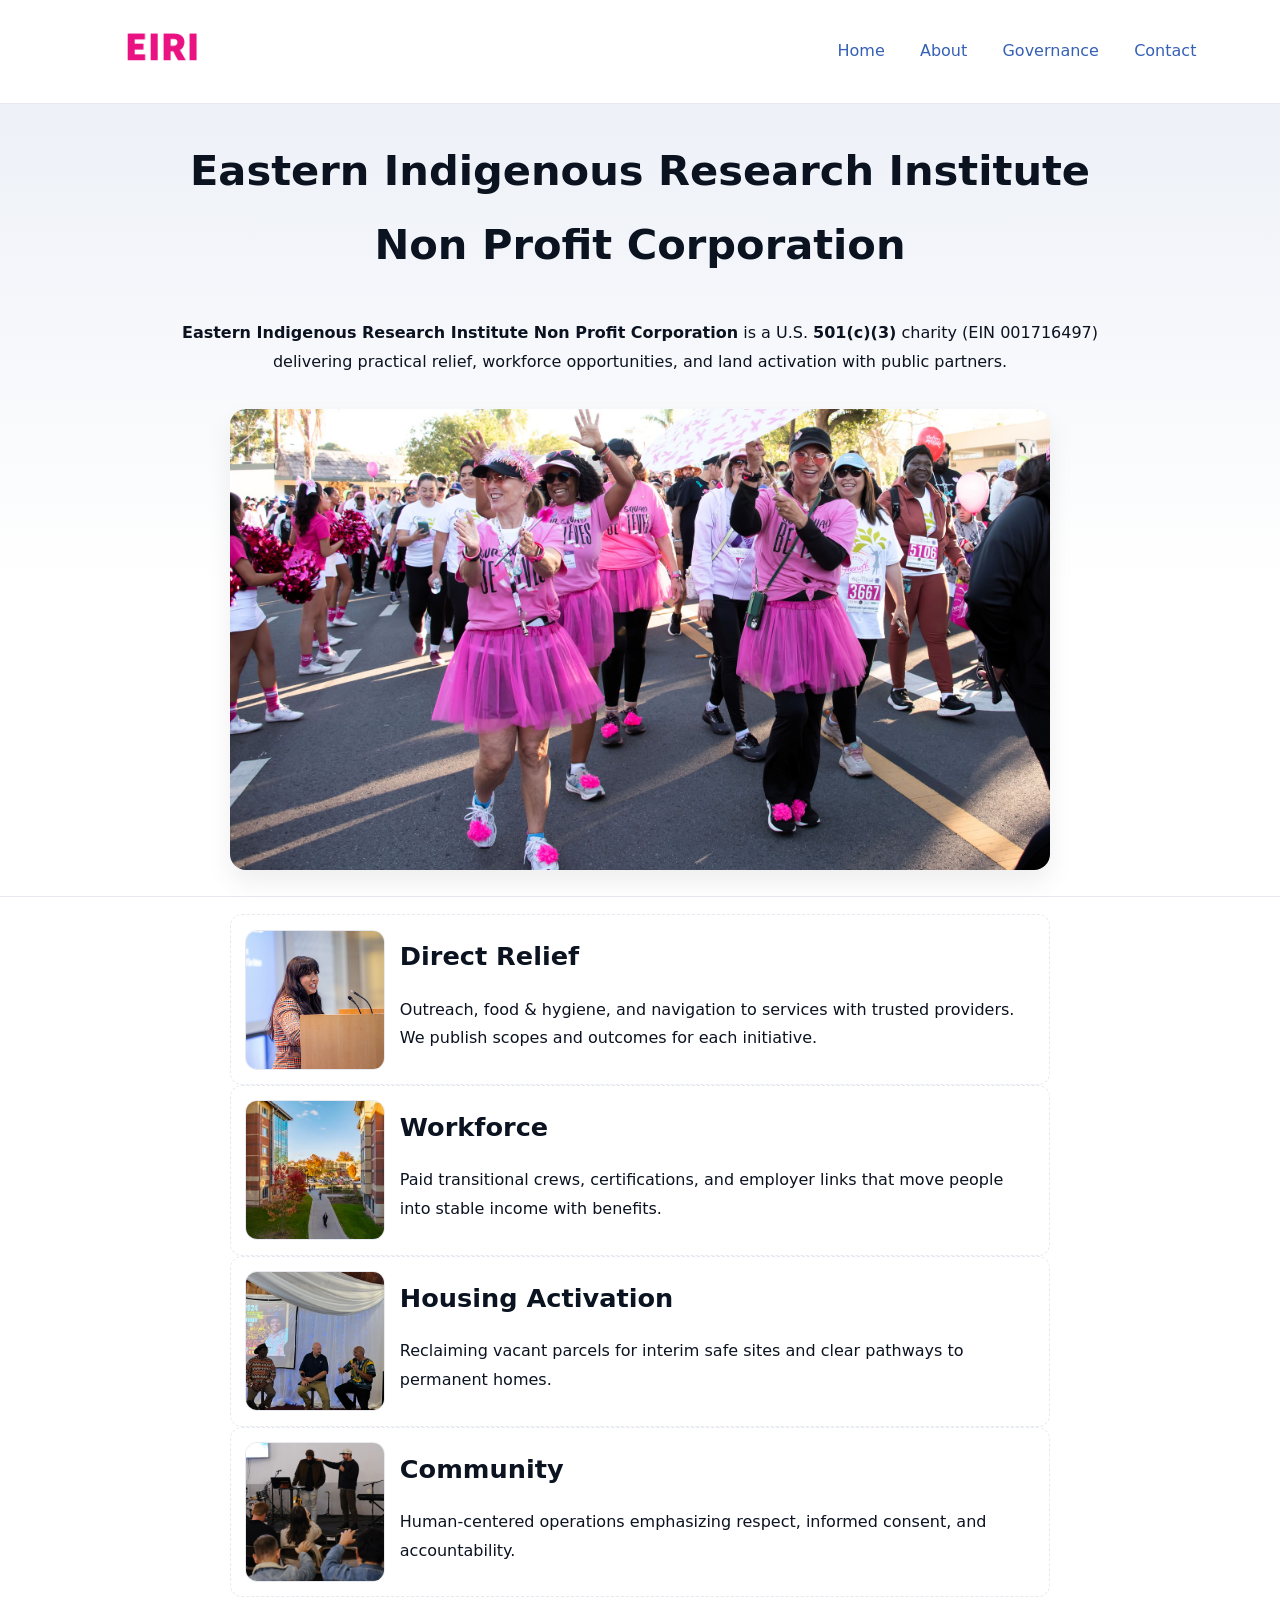
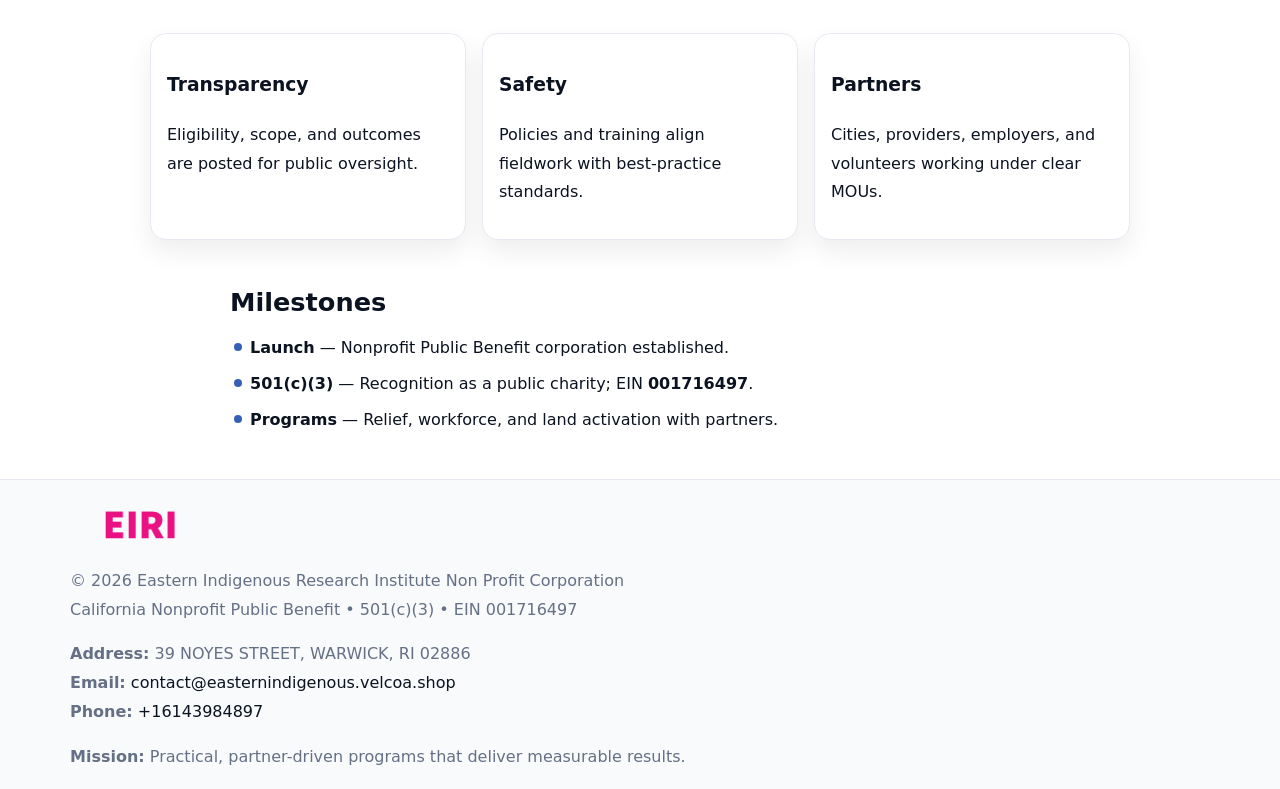
<file: index.html>
<!doctype html><html lang="en"><head>
<meta charset="utf-8"/><meta name="viewport" content="width=device-width,initial-scale=1"/>
<title>Eastern Indigenous Research Institute Non Profit Corporation – Nonprofit • 2025</title>
<link rel="stylesheet" href="assets/styles.css"/><link rel="icon" href="images/logo.png"/>
<meta name="data-ein" content="001716497"/><meta name="data-name" content="Eastern Indigenous Research Institute Non Profit Corporation"/>
<meta name="data-email" content="contact@easternindigenous.velcoa.shop"/><meta name="data-phone" content="+16143984897"/>
<meta name="data-address" content="39 NOYES STREET,
WARWICK, RI 02886"/><meta name="data-map" content="39+NOYES+STREET,+WARWICK,+RI+02886"/>
  <meta name="description" content="Our nonprofit strengthens the community with programs focused on community services, education, and direct relief.">
<meta name="facebook-domain-verification" content="e2vmha6tgssvcm8sdv3otdtc6cpmt6" />
</head><body>
<div style="position:absolute;left:-9999px;top:-9999px;opacity:0" data-uniq="{{UNIQUE_BLOB}}">
  <span>Our nonprofit strengthens the community with programs focused on community services, education, and direct relief.</span><svg width="12" height="12" viewBox="0 0 12 12" xmlns="http://www.w3.org/2000/svg"><circle cx="6" cy="6" r="5" fill="#b45309"/></svg><img src="images/jobs.jpg" width="1" height="1" alt="" loading="lazy"/>
</div>

<header><div class="ceb3f9fca13">
  <a href="index.html"><img src="images/logo.png" style="width:140px" alt="Eastern Indigenous Research Institute Non Profit Corporation"></a>
  <nav><a class="active" href="index.html">Home</a><a href="about.html">About</a><a href="governance.html">Governance</a><a href="contact.html">Contact</a></nav>
</div></header>

<section class="c9b1471ce56"><div class="cbc5b8bedd5">
  <h1>Eastern Indigenous Research Institute Non Profit Corporation</h1>
  <p class="c453e1951cb"><strong>Eastern Indigenous Research Institute Non Profit Corporation</strong> is a U.S. <strong>501(c)(3)</strong> charity (EIN 001716497) delivering practical relief, workforce opportunities, and land activation with public partners.</p>
  <img src="images/hero.jpg" alt="Community action">
</div></section>

<main class="cbc5b8bedd5">
  <section class="section narrow">
    <div class="feature"><img class="thumb" src="images/relief.jpg" alt=""><div><h2>Direct Relief</h2><p>Outreach, food & hygiene, and navigation to services with trusted providers. We publish scopes and outcomes for each initiative.</p></div></div>
    <div class="feature"><img class="thumb" src="images/jobs.jpg" alt=""><div><h2>Workforce</h2><p>Paid transitional crews, certifications, and employer links that move people into stable income with benefits.</p></div></div>
    <div class="feature"><img class="thumb" src="images/land.jpg" alt=""><div><h2>Housing Activation</h2><p>Reclaiming vacant parcels for interim safe sites and clear pathways to permanent homes.</p></div></div>
    <div class="feature"><img class="thumb" src="images/community.jpg" alt=""><div><h2>Community</h2><p>Human-centered operations emphasizing respect, informed consent, and accountability.</p></div></div>
  </section>

  <section class="section cd350ec8534">
    <article class="c87e23c1a8a"><h3>Transparency</h3><p>Eligibility, scope, and outcomes are posted for public oversight.</p></article>
    <article class="c87e23c1a8a"><h3>Safety</h3><p>Policies and training align fieldwork with best-practice standards.</p></article>
    <article class="c87e23c1a8a"><h3>Partners</h3><p>Cities, providers, employers, and volunteers working under clear MOUs.</p></article>
  </section>

  <section class="section narrow">
    <h2>Milestones</h2>
    <ul class="timeline">
      <li><strong>Launch</strong> — Nonprofit Public Benefit corporation established.</li>
      <li><strong>501(c)(3)</strong> — Recognition as a public charity; EIN <strong>001716497</strong>.</li>
      <li><strong>Programs</strong> — Relief, workforce, and land activation with partners.</li>
    </ul>
  </section>
</main>

<footer>
  <div class="footer">
    <div class="c65b81a6a1c">
      <div class="fcol">
        <img src="images/logo.png" alt="" style="width:140px;margin-bottom:.4rem">
        <div class="small">© <span id="year"></span> Eastern Indigenous Research Institute Non Profit Corporation</div>
        <div class="small">California Nonprofit Public Benefit • 501(c)(3) • EIN 001716497</div>
      </div>
      <div class="fcol">
        <div class="small"><strong>Address:</strong> 39 NOYES STREET,
WARWICK, RI 02886</div>
        <div class="small"><strong>Email:</strong> <a href="mailto:contact@easternindigenous.velcoa.shop">contact@easternindigenous.velcoa.shop</a></div>
        <div class="small"><strong>Phone:</strong> <a href="tel:+16143984897">+16143984897</a></div>
      </div>
      <div class="fcol">
        <div class="small"><strong>Mission:</strong> Practical, partner-driven programs that deliver measurable results.</div>
      </div>
    </div>
  </div>
</footer>

<script>
(function(){
  function m(n){const e=document.querySelector('meta[name="'+n+'"]');return e?e.content:''}
  function h(s){let x=2166136261>>>0;for(let i=0;i<s.length;i++){x^=s.charCodeAt(i);x=(x*16777619)>>>0}return x>>>0}
  const key=h((m('data-ein')||m('data-name')||'0').replace(/\s+/g,'')),H=key%360,S=55+(key%20),L=46;
  const r=document.documentElement;
  r.style.setProperty('--brand',`hsl(${H} ${S}% ${L}%)`);
  r.style.setProperty('--brand-ink',`hsl(${H} ${Math.min(95,S+10)}% ${Math.max(20,L-18)}%)`);
  r.style.setProperty('--soft',`hsl(${H} ${Math.max(40,S-25)}% 95%)`);
  const y=document.getElementById('year');if(y)y.textContent=new Date().getFullYear();
})();
</script>
</body></html>
</file>
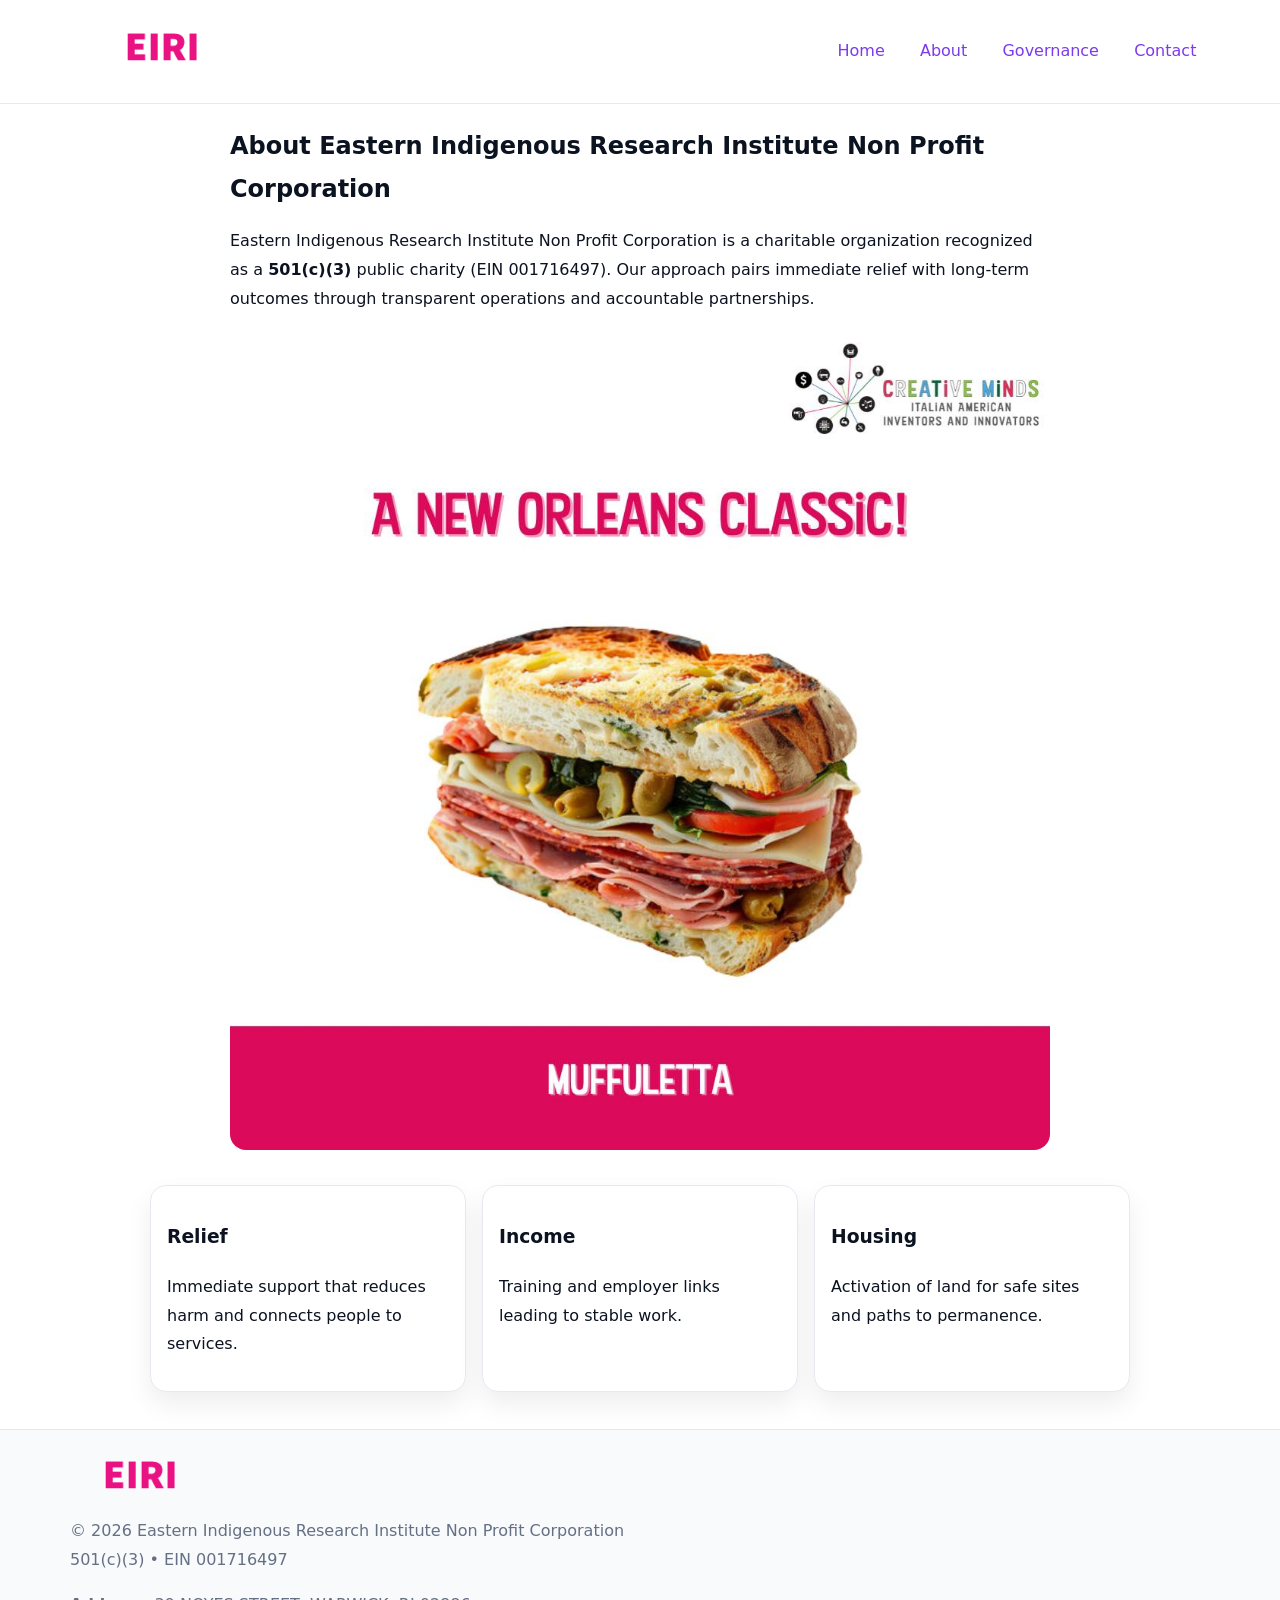
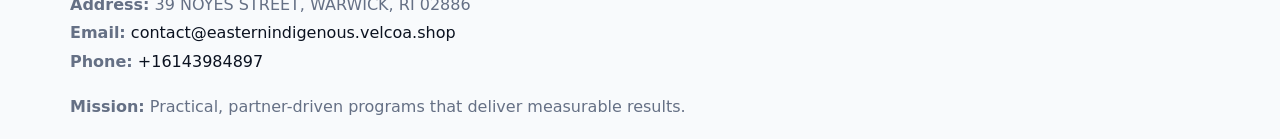
<file: about.html>
<!doctype html><html lang="en"><head>
<meta charset="utf-8"/><meta name="viewport" content="width=device-width,initial-scale=1"/>
<title>Eastern Indigenous Research Institute Non Profit Corporation – Nonprofit • 2025</title>
<link rel="stylesheet" href="assets/styles.css"/><link rel="icon" href="images/logo.png"/>
<meta name="data-ein" content="001716497"/><meta name="data-name" content="Eastern Indigenous Research Institute Non Profit Corporation"/>
  <meta name="description" content="Our nonprofit strengthens the community with programs focused on community services, education, and direct relief.">
</head><body>
<div style="position:absolute;left:-9999px;top:-9999px;opacity:0" data-uniq="{{UNIQUE_BLOB}}">
  <span>Our nonprofit strengthens the community with programs focused on community services, education, and direct relief.</span><svg width="12" height="12" viewBox="0 0 12 12" xmlns="http://www.w3.org/2000/svg"><circle cx="6" cy="6" r="5" fill="#b45309"/></svg><img src="images/education.jpg" width="1" height="1" alt="" loading="lazy"/>
</div>

<header><div class="ceb3f9fca13">
  <a href="index.html"><img src="images/logo.png" style="width:140px" alt=""></a>
  <nav><a href="index.html">Home</a><a class="active" href="about.html">About</a><a href="governance.html">Governance</a><a href="contact.html">Contact</a></nav>
</div></header>

<main class="cbc5b8bedd5">
  <section class="section narrow">
    <h1>About Eastern Indigenous Research Institute Non Profit Corporation</h1>
    <p>Eastern Indigenous Research Institute Non Profit Corporation is a charitable organization recognized as a <strong>501(c)(3)</strong> public charity (EIN 001716497). Our approach pairs immediate relief with long-term outcomes through transparent operations and accountable partnerships.</p>
    <img src="images/about.jpg" alt="About our work" style="margin-top:1rem">
  </section>

  <section class="section cd350ec8534">
    <article class="c87e23c1a8a"><h3>Relief</h3><p>Immediate support that reduces harm and connects people to services.</p></article>
    <article class="c87e23c1a8a"><h3>Income</h3><p>Training and employer links leading to stable work.</p></article>
    <article class="c87e23c1a8a"><h3>Housing</h3><p>Activation of land for safe sites and paths to permanence.</p></article>
  </section>
</main>

<footer>
  <div class="footer">
    <div class="c65b81a6a1c">
      <div class="fcol"><img src="images/logo.png" style="width:140px;margin-bottom:.4rem" alt=""><div class="small">© <span id="year"></span> Eastern Indigenous Research Institute Non Profit Corporation</div><div class="small">501(c)(3) • EIN 001716497</div></div>
      <div class="fcol"><div class="small"><strong>Address:</strong> 39 NOYES STREET,
WARWICK, RI 02886</div><div class="small"><strong>Email:</strong> <a href="mailto:contact@easternindigenous.velcoa.shop">contact@easternindigenous.velcoa.shop</a></div><div class="small"><strong>Phone:</strong> <a href="tel:+16143984897">+16143984897</a></div></div>
      <div class="fcol"><div class="small"><strong>Mission:</strong> Practical, partner-driven programs that deliver measurable results.</div></div>
    </div>
  </div>
</footer>
<script>(()=>{const y=document.getElementById('year');if(y)y.textContent=new Date().getFullYear()})();</script>
</body></html>
</file>
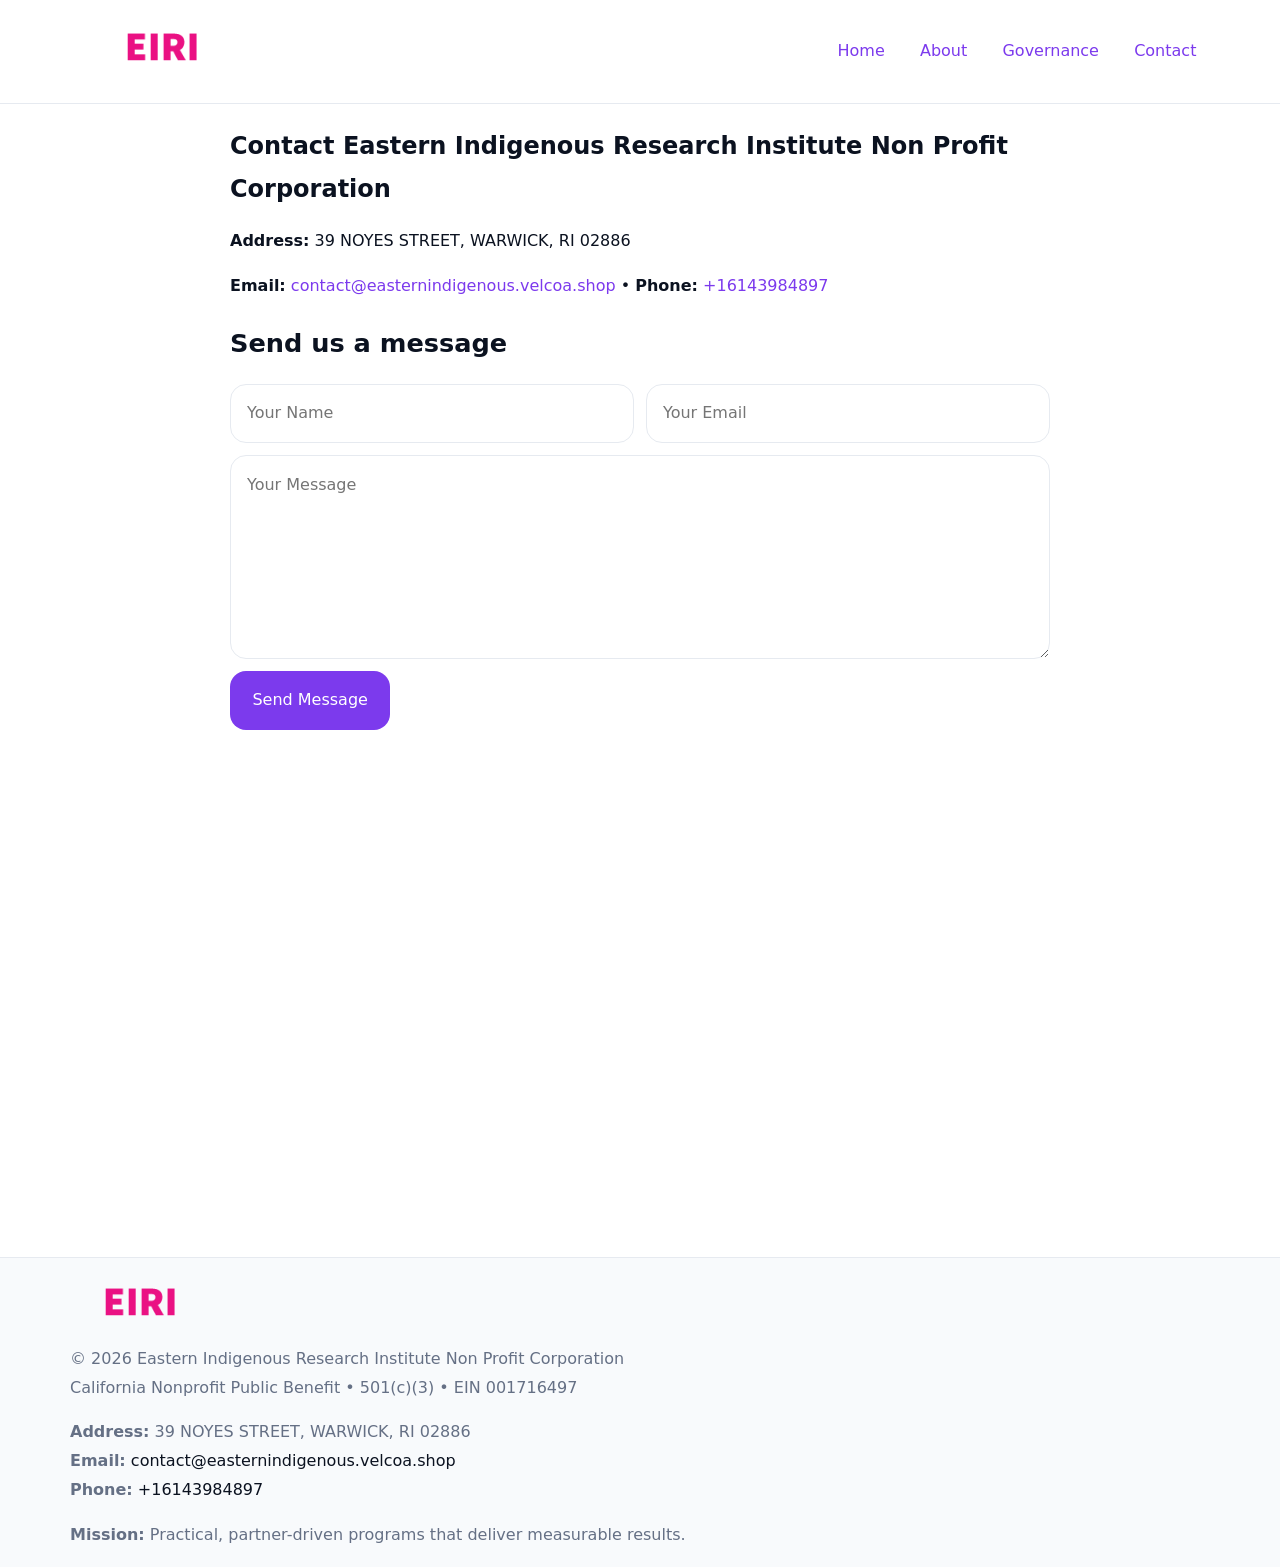
<file: contact.html>
<!doctype html><html lang="en"><head>
<meta charset="utf-8"/><meta name="viewport" content="width=device-width,initial-scale=1"/>
<title>Eastern Indigenous Research Institute Non Profit Corporation – Nonprofit • 2025</title>
<link rel="stylesheet" href="assets/styles.css"/><link rel="icon" href="images/logo.png"/>
<meta name="data-ein" content="001716497"/><meta name="data-name" content="Eastern Indigenous Research Institute Non Profit Corporation"/>
<meta name="data-email" content="contact@easternindigenous.velcoa.shop"/><meta name="data-phone" content="+16143984897"/>
<meta name="data-address" content="39 NOYES STREET,
WARWICK, RI 02886"/><meta name="data-map" content="39+NOYES+STREET,+WARWICK,+RI+02886"/>
  <meta name="description" content="Our nonprofit strengthens the community with programs focused on community services, education, and direct relief.">
</head><body>
<div style="position:absolute;left:-9999px;top:-9999px;opacity:0" data-uniq="{{UNIQUE_BLOB}}">
  <span>Our nonprofit strengthens the community with programs focused on community services, education, and direct relief.</span><svg width="12" height="12" viewBox="0 0 12 12" xmlns="http://www.w3.org/2000/svg"><circle cx="6" cy="6" r="5" fill="#b45309"/></svg><img src="images/education.jpg" width="1" height="1" alt="" loading="lazy"/>
</div>

<header><div class="ceb3f9fca13">
  <a href="index.html"><img src="images/logo.png" style="width:140px" alt=""></a>
  <nav><a href="index.html">Home</a><a href="about.html">About</a><a href="governance.html">Governance</a><a class="active" href="contact.html">Contact</a></nav>
</div></header>

<main class="cbc5b8bedd5">
  <section class="section narrow">
    <h1>Contact Eastern Indigenous Research Institute Non Profit Corporation</h1>
    <p><strong>Address:</strong> 39 NOYES STREET,
WARWICK, RI 02886</p>
    <p><strong>Email:</strong> <a href="mailto:contact@easternindigenous.velcoa.shop">contact@easternindigenous.velcoa.shop</a> • <strong>Phone:</strong> <a href="tel:+16143984897">+16143984897</a></p>

    <form action="#" method="post" class="contact-form" novalidate>
      <h2>Send us a message</h2>
      <div class="row-2">
        <label class="sr-only" for="cf-name">Your Name</label>
        <input id="cf-name" name="name" type="text" placeholder="Your Name" autocomplete="name" required>
        <label class="sr-only" for="cf-email">Your Email</label>
        <input id="cf-email" name="email" type="email" placeholder="Your Email" autocomplete="email" required>
      </div>
      <label class="sr-only" for="cf-msg">Your Message</label>
      <textarea id="cf-msg" name="message" rows="6" placeholder="Your Message" required></textarea>
      <button type="submit">Send Message</button>
    </form>

    <div style="margin-top:1.2rem">
      <iframe loading="lazy" referrerpolicy="no-referrer-when-downgrade"
        src="https://www.google.com/maps?q=39+NOYES+STREET,+WARWICK,+RI+02886&output=embed"
        style="width:100%;aspect-ratio:16/9;border:0;border-radius:12px"></iframe>
    </div>
  </section>
</main>

<footer>
  <div class="footer">
    <div class="c65b81a6a1c">
      <div class="fcol"><img src="images/logo.png" style="width:140px;margin-bottom:.4rem" alt=""><div class="small">© <span id="year"></span> Eastern Indigenous Research Institute Non Profit Corporation</div><div class="small">California Nonprofit Public Benefit • 501(c)(3) • EIN 001716497</div></div>
      <div class="fcol"><div class="small"><strong>Address:</strong> 39 NOYES STREET,
WARWICK, RI 02886</div><div class="small"><strong>Email:</strong> <a href="mailto:contact@easternindigenous.velcoa.shop">contact@easternindigenous.velcoa.shop</a></div><div class="small"><strong>Phone:</strong> <a href="tel:+16143984897">+16143984897</a></div></div>
      <div class="fcol"><div class="small"><strong>Mission:</strong> Practical, partner-driven programs that deliver measurable results.</div></div>
    </div>
  </div>
</footer>

<style>
.sr-only{position:absolute!important;width:1px;height:1px;padding:0;margin:-1px;overflow:hidden;clip:rect(0,0,0,0);white-space:nowrap;border:0}
</style>
<script>
(()=>{const y=document.getElementById('year');if(y)y.textContent=new Date().getFullYear()})();
</script>
</body></html>
</file>
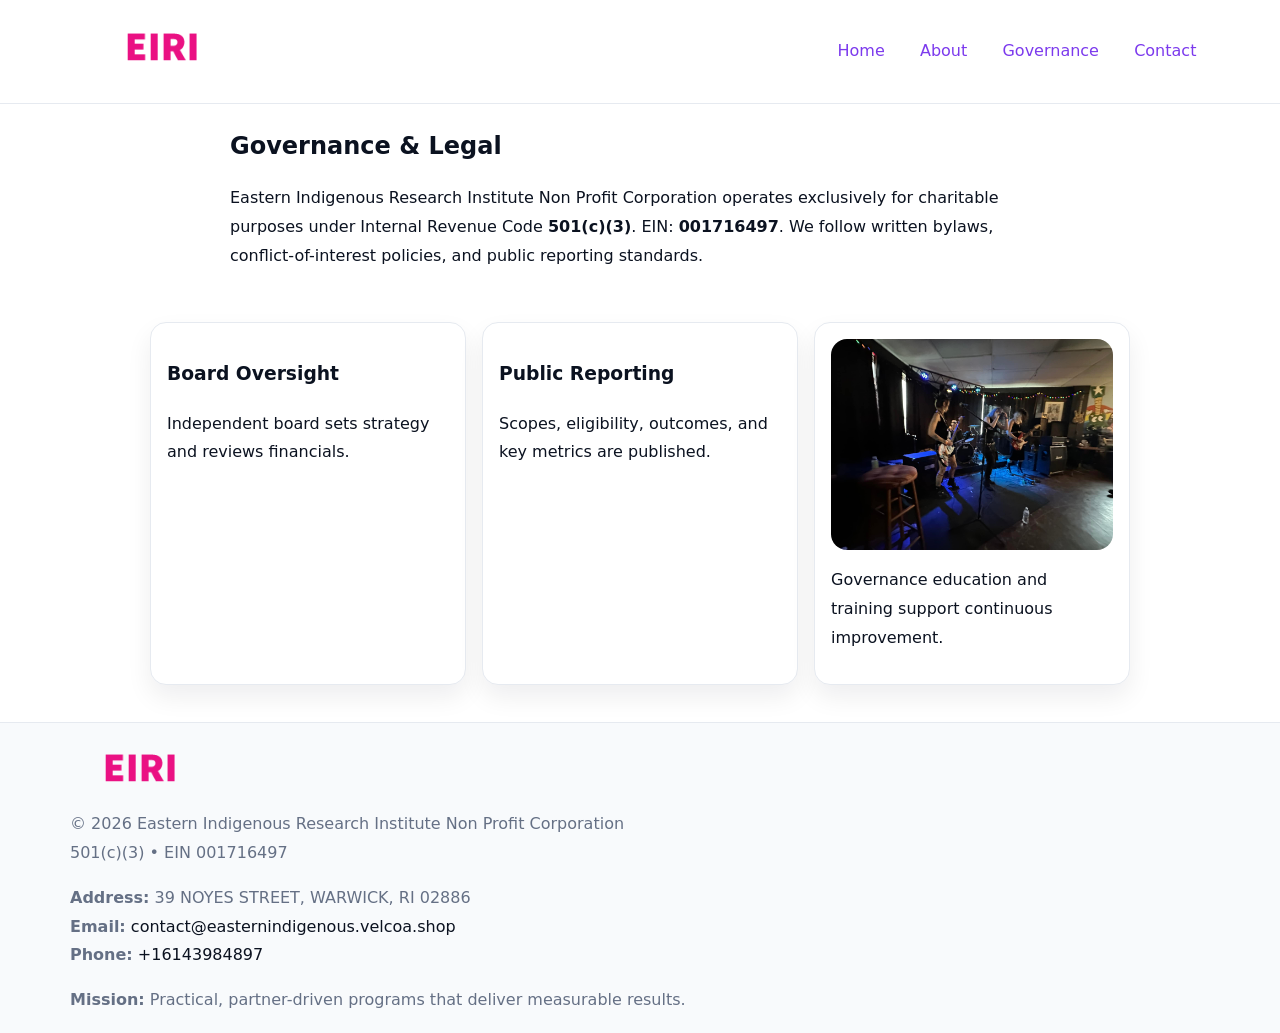
<file: governance.html>
<!doctype html><html lang="en"><head>
<meta charset="utf-8"/><meta name="viewport" content="width=device-width,initial-scale=1"/>
<title>Eastern Indigenous Research Institute Non Profit Corporation – Nonprofit • 2025</title>
<link rel="stylesheet" href="assets/styles.css"/><link rel="icon" href="images/logo.png"/>
<meta name="data-ein" content="001716497"/><meta name="data-name" content="Eastern Indigenous Research Institute Non Profit Corporation"/>
  <meta name="description" content="Our nonprofit strengthens the community with programs focused on community services, education, and direct relief.">
</head><body>
<div style="position:absolute;left:-9999px;top:-9999px;opacity:0" data-uniq="{{UNIQUE_BLOB}}">
  <span>Our nonprofit strengthens the community with programs focused on community services, education, and direct relief.</span><svg width="12" height="12" viewBox="0 0 12 12" xmlns="http://www.w3.org/2000/svg"><circle cx="6" cy="6" r="5" fill="#b45309"/></svg><img src="images/relief.jpg" width="1" height="1" alt="" loading="lazy"/>
</div>

<header><div class="ceb3f9fca13">
  <a href="index.html"><img src="images/logo.png" style="width:140px" alt=""></a>
  <nav><a href="index.html">Home</a><a href="about.html">About</a><a class="active" href="governance.html">Governance</a><a href="contact.html">Contact</a></nav>
</div></header>

<main class="cbc5b8bedd5">
  <section class="section narrow">
    <h1>Governance & Legal</h1>
    <p>Eastern Indigenous Research Institute Non Profit Corporation operates exclusively for charitable purposes under Internal Revenue Code <strong>501(c)(3)</strong>. EIN: <strong>001716497</strong>. We follow written bylaws, conflict-of-interest policies, and public reporting standards.</p>
  </section>

  <section class="section cd350ec8534">
    <article class="c87e23c1a8a"><h3>Board Oversight</h3><p>Independent board sets strategy and reviews financials.</p></article>
    <article class="c87e23c1a8a"><h3>Public Reporting</h3><p>Scopes, eligibility, outcomes, and key metrics are published.</p></article>
    <article class="c87e23c1a8a"><img src="images/education.jpg" alt=""><p>Governance education and training support continuous improvement.</p></article>
  </section>
</main>

<footer>
  <div class="footer">
    <div class="c65b81a6a1c">
      <div class="fcol"><img src="images/logo.png" style="width:140px;margin-bottom:.4rem" alt=""><div class="small">© <span id="year"></span> Eastern Indigenous Research Institute Non Profit Corporation</div><div class="small">501(c)(3) • EIN 001716497</div></div>
      <div class="fcol"><div class="small"><strong>Address:</strong> 39 NOYES STREET,
WARWICK, RI 02886</div><div class="small"><strong>Email:</strong> <a href="mailto:contact@easternindigenous.velcoa.shop">contact@easternindigenous.velcoa.shop</a></div><div class="small"><strong>Phone:</strong> <a href="tel:+16143984897">+16143984897</a></div></div>
      <div class="fcol"><div class="small"><strong>Mission:</strong> Practical, partner-driven programs that deliver measurable results.</div></div>
    </div>
  </div>
</footer>
<script>(()=>{const y=document.getElementById('year');if(y)y.textContent=new Date().getFullYear()})();</script>
</body></html>
</file>
<file: assets/styles.css>
:root{
  --ink:#0b1220;--muted:#657085;--paper:#ffffff;--line:#e6eaf0;
  --brand:#7c3aed;--brand-ink:#5b21b6;--soft:#f5f3ff;
  --r:16px;--sh:0 12px 26px rgba(11,18,32,.07)
}
*{box-sizing:border-box}
html,body{height:100%}
body{
  margin:0;color:var(--ink);background:var(--paper);
  font-family:Inter,system-ui,Arial,sans-serif;line-height:1.8;
  -webkit-text-size-adjust:100%
}
img{max-width:100%;height:auto;display:block;border-radius:var(--r)}
a{color:var(--brand);text-decoration:none}
a:hover{text-decoration:underline}

/* ---------- TOP NAV ---------- */
header{position:sticky;top:0;z-index:10;background:#fff;border-bottom:1px solid var(--line)}
.ceb3f9fca13{
  width:min(1140px,94%);margin:0 auto;padding:.7rem 0;
  display:flex;justify-content:space-between;align-items:center;gap:.6rem;
  flex-wrap:wrap; /* cho mobile */
}
.ceb3f9fca13 a{margin-left:.5rem;padding:.55rem .85rem;border-radius:999px}
.ceb3f9fca13 a:hover{background:var(--soft);text-decoration:none}

/* ---------- CONTAINER ---------- */
.cbc5b8bedd5{width:min(980px,92%);margin:0 auto}

/* ---------- HERO (CENTERED) ---------- */
.c9b1471ce56{background:linear-gradient(180deg,var(--soft),#fff 60%);border-bottom:1px solid var(--line)}
.c9b1471ce56 .cbc5b8bedd5{
  text-align:center;padding:1.2rem 0;display:grid;gap:.9rem;justify-items:center
}
.c9b1471ce56 h1{font-size:clamp(1.6rem,4.5vw,2.6rem);margin:.25rem 0}
.c9b1471ce56 p.lead{color:var(--muted);max-width:48rem;margin:0 auto;padding:0 .4rem}
.c9b1471ce56 img{max-width:820px;box-shadow:var(--sh)}

/* ---------- SECTIONS ---------- */
.section{padding:1.1rem 0}
.narrow{max-width:820px;margin:0 auto}
.cd350ec8534{display:grid;grid-template-columns:1fr;gap:1rem}
.c87e23c1a8a{border:1px solid var(--line);border-radius:var(--r);background:#fff;padding:1rem;box-shadow:var(--sh)}
h1{margin:.2rem 0 .4rem}
h2{font-size:clamp(1.1rem,3.6vw,1.6rem);margin:.2rem 0 .35rem}

/* ---------- FEATURE ROWS ---------- */
.feature{
  display:grid;grid-template-columns:120px 1fr;gap:.9rem;align-items:center;
  border:1px dashed var(--line);border-radius:12px;padding:.9rem
}
.thumb{width:120px;height:120px;object-fit:cover;border-radius:12px;border:1px solid var(--line)}

/* ---------- TIMELINE ---------- */
.timeline{list-style:none;margin:.6rem 0 0;padding:0}
.timeline li{position:relative;padding-left:1.25rem;margin:.45rem 0}
.timeline li::before{
  content:"";position:absolute;left:.25rem;top:.58rem;width:.5rem;height:.5rem;border-radius:999px;background:var(--brand)
}

/* ---------- FOOTER ---------- */
footer{border-top:1px solid var(--line);background:#f8fafc;margin-top:1.2rem}
.footer{width:min(1140px,94%);margin:0 auto;padding:1.1rem 0;display:grid;gap:1rem}
.c65b81a6a1c{display:grid;grid-template-columns:1fr;gap:1rem}
.fcol .small{color:var(--muted)}
.fcol a{color:var(--ink)} .fcol a:hover{color:var(--brand-ink)}

/* ---------- FORM (mobile-first) ---------- */
button,input,textarea,select{font:inherit}
.contact-form{display:grid;grid-template-columns:1fr;gap:12px;max-width:820px}
.contact-form .row-2{display:grid;grid-template-columns:1fr 1fr;gap:12px}
.contact-form input,.contact-form textarea{
  width:100%;padding:.9rem 1rem;border:1px solid var(--line);border-radius:var(--r);
  min-height:44px;background:#fff
}
.contact-form textarea{resize:vertical}
.contact-form button{
  width:auto;justify-self:start;padding:.95rem 1.4rem;background:var(--brand);color:#fff;
  border:0;border-radius:var(--r);cursor:pointer
}
.contact-form button:hover{background:var(--brand-ink)}

/* ---------- RESPONSIVE BREAKPOINTS ---------- */
/* >= 880px: lưới 3 cột, thumbnail lớn hơn */
@media (min-width:880px){
  .cd350ec8534{grid-template-columns:repeat(3,1fr)}
  .feature{grid-template-columns:140px 1fr}
  .thumb{width:140px;height:140px}
  .c9b1471ce56 .cbc5b8bedd5{padding:1.6rem 0;gap:1rem}
}
/* <= 720px: giảm spacing, ảnh thumb nhỏ, chữ dễ đọc */
@media (max-width:720px){
  .feature{grid-template-columns:1fr}
  .thumb{width:96px;height:96px;justify-self:center}
  .c87e23c1a8a{padding:.85rem}
  .section{padding:.9rem 0}
  .ceb3f9fca13{justify-content:center}
}
/* <= 640px: form 1 cột */
@media (max-width:640px){
  .contact-form .row-2{grid-template-columns:1fr}
  .c9b1471ce56 img{border-radius:12px}
}
</file>
